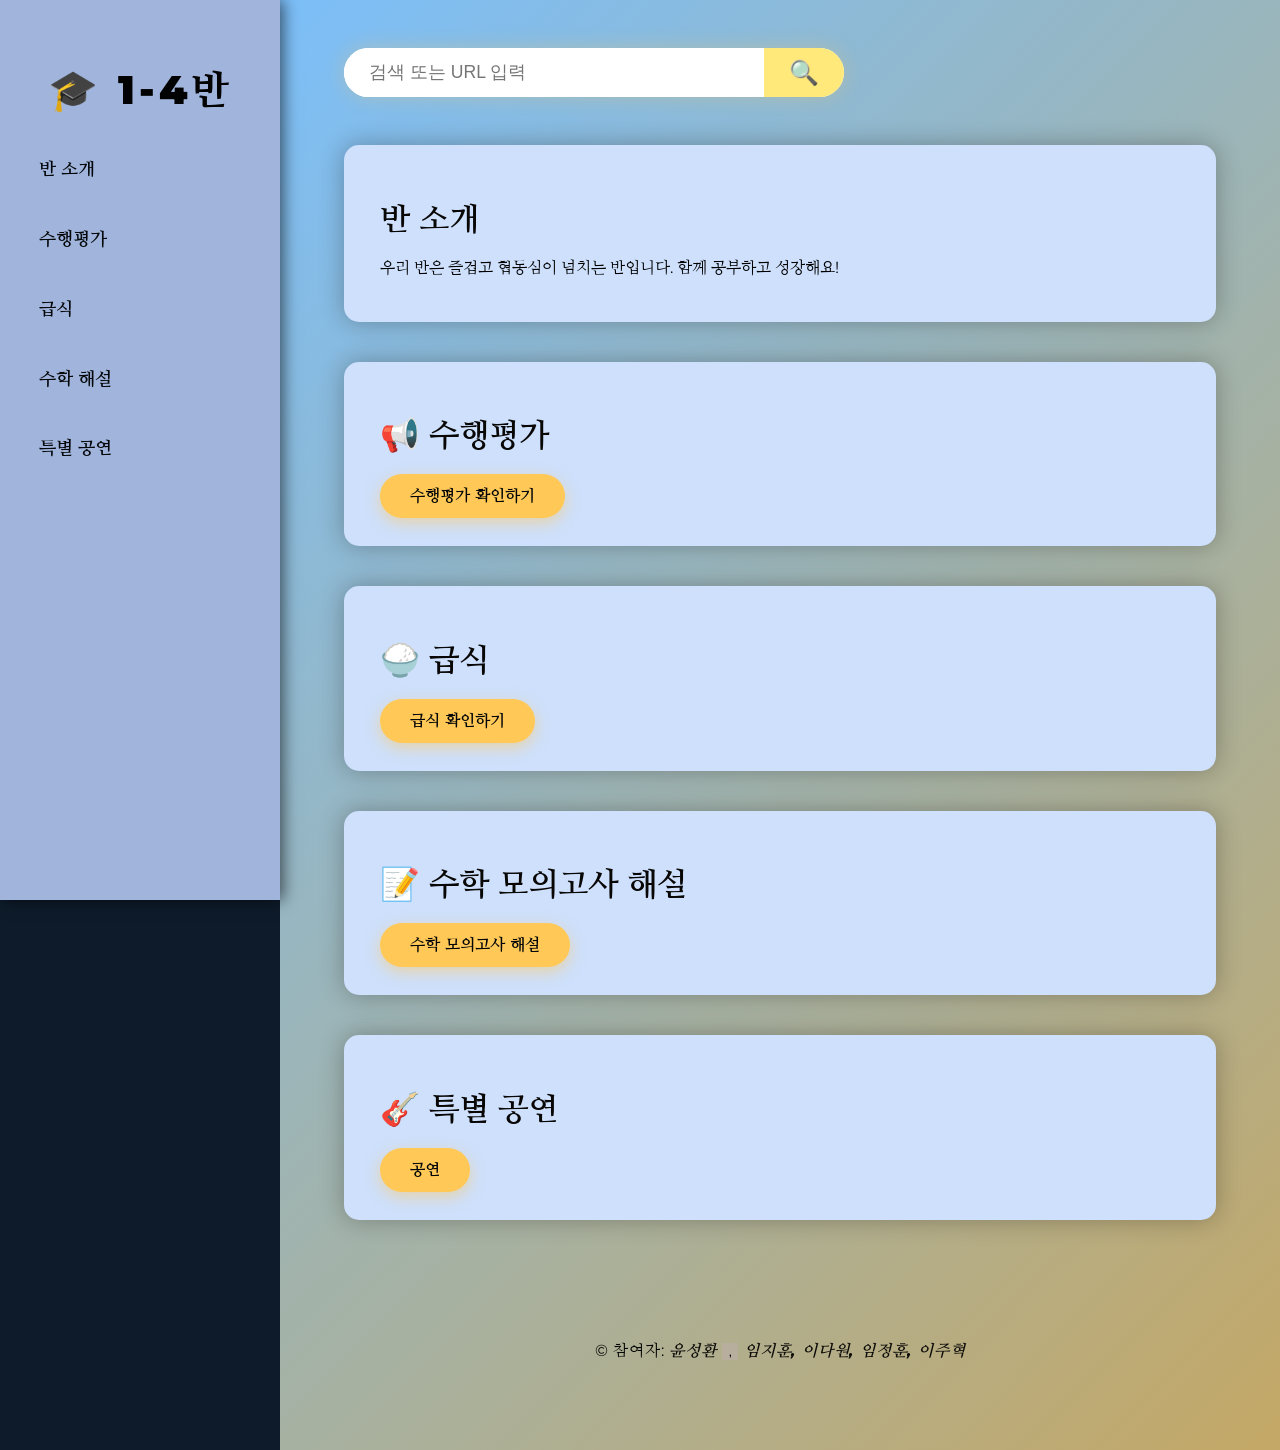
<file: index.html>
<!DOCTYPE html>
<html lang="ko">
<head>
  <meta charset="UTF-8" />
  <meta name="viewport" content="width=device-width, initial-scale=1" />
  <title>🎓 1학년 4반 홈페이지</title>
  <link href="https://fonts.googleapis.com/css2?family=Montserrat:wght@400;700&family=Nanum+Myeongjo&display=swap" rel="stylesheet" />
  <link rel="stylesheet" href="style.css" />
</head>
<body>
  <aside class="sidebar">
    <a href="https://yunseounghwan0921.github.io/main/" style="text-decoration-line: none;">
      <h1 class="sidebar-logo">🎓 1-4반</h1>
    </a>
    
    <nav class="sidebar-nav" aria-label="주요 메뉴">
      <ul>
        <li><a href="#about">반 소개</a></li>
        <li><a href="#notice">수행평가</a></li>
        <li><a href="#meal">급식</a></li>
        <li><a href="#math">수학 해설</a></li>
        <li><a href="#performance">특별 공연</a></li>
      </ul>
    </nav>
  </aside>

  <main class="main-content">
    <section class="search-bar">
      <form action="https://www.google.com/search" method="get" role="search">
        <input type="search" name="q" placeholder="검색 또는 URL 입력" aria-label="검색 입력" autocomplete="off" />
        <button type="submit" aria-label="검색">🔍</button>
      </form>
    </section>

    <section id="about" class="content-section">
      <h2>반 소개</h2>
      <p>우리 반은 즐겁고 협동심이 넘치는 반입니다. 함께 공부하고 성장해요!</p>
    </section>

    <section id="notice" class="content-section">
      <h2>📢 수행평가</h2>
      <a href="https://www.notion.so/25e9750fd75380e3ae5bd6d0e797e554?source=copy_link" target="_blank" rel="noopener noreferrer" class="btn-link">수행평가 확인하기</a>
    </section>

    <section id="meal" class="content-section">
      <h2>🍚 급식</h2>
      <a href="https://school.koreacharts.com/school/meals/B000023202/contents.html" target="_blank" rel="noopener noreferrer" class="btn-link">급식 확인하기</a>
    </section>

    <section id="math" class="content-section">
      <h2>📝 수학 모의고사 해설</h2>
      <a href="https://www.notion.so/22d5245babcf8047a264d2c297180ac5?source=copy_link" target="_blank" rel="noopener noreferrer" class="btn-link">수학 모의고사 해설</a>
    </section>

    <section id="performance" class="content-section">
      <h2>🎸 특별 공연</h2>
      <a href="https://www.instagram.com/reel/DKzvUDLTylS/?igsh=dXB0NXdyZmdrcDBj" target="_blank" rel="noopener noreferrer" class="btn-link">공연</a>
    </section>
   
    <footer class="footer">
      <p>© 참여자: <em>윤성환
        <button class="box" onclick="이스터애그()">,</button>
         임지훈, 이다원, 임정훈, 이주혁</em></p>
    </footer>
  </main>
  <script>
    function 이스터애그() {
      alert("아쉽지만 이건 이스터에그가 아닙니다. \n 좀더 열심히 진짜 이스터에그를 찾아보세요! 😋😋")
    }
  </script>
</body>
</html>
</file>
<file: style.css>
/* 기본 리셋 */
*,
*::before,
*::after {
  box-sizing: border-box;
}

body {
  margin: 0;
  font-family: 'Montserrat', 'Nanum Myeongjo', serif, sans-serif;
  background: #0d1b2a; /* 딥 네이비 */
  color: #000000;
  min-height: 100vh;
  display: flex;
  overflow-x: hidden;
  flex-direction: row;
}

/* 사이드바 */
.sidebar {
  background: #a1b5dc; /* 진한 네이비 */
  width: 280px;
  padding: 2rem 1.5rem;
  display: flex;
  flex-direction: column;
  justify-content: start;
  box-shadow: 3px 0 15px rgba(0, 0, 0, 0.6);
  position: fixed;
  height: 100vh;
  top: 0;
  left: 0;
  transition: all 0.3s ease;
}

.sidebar-logo {
  font-size: 2.5rem;
  font-weight: 900;
  margin-bottom: 2rem;
  color: #030202; /* 골드 톤 */
  user-select: none;
  text-align: center;
  letter-spacing: 0.1em;
}

.sidebar-nav ul {
  list-style: none;
  padding: 0;
  margin: 0;
}

.sidebar-nav li {
  margin-bottom: 1.8rem;
}

.sidebar-nav a {
  color: #05080b;
  font-weight: 600;
  font-size: 1.15rem;
  text-decoration: none;
  padding: 8px 15px;
  border-radius: 8px;
  display: block;
  transition: background-color 0.3s ease, color 0.3s ease;
}

.sidebar-nav a:hover,
.sidebar-nav a:focus-visible {
  background-color: #9eabff;
  color: #000000;
  outline: none;
  box-shadow: 0 0 12px #171828aa;
}

/* 메인 컨텐츠 */
.main-content {
  margin-left: 280px;
  padding: 3rem 4rem;
  flex: 1;
  background: linear-gradient(135deg, #7cbff9, #c4a866);
  overflow-y: auto;
  min-height: 100vh;
}

/* 검색 바 */
.search-bar form {
  display: flex;
  max-width: 500px;
  margin-bottom: 3rem;
  box-shadow: 0 0 20px rgba(255, 200, 87, 0.3);
  border-radius: 50px;
  overflow: hidden;
  background-color: #fff;
}

.search-bar input[type="search"] {
  flex-grow: 1;
  padding: 14px 25px;
  font-size: 1.1rem;
  border: none;
  font-weight: 500;
  color: #0d1b2a;
}

.search-bar input[type="search"]:focus {
  outline: none;
  background-color: #fef9e7;
}

.search-bar button {
  background-color: #ffe97a;
  border: none;
  color: #71a3d8;
  font-size: 1.5rem;
  padding: 0 25px;
  cursor: pointer;
  transition: background-color 0.3s ease;
}

.search-bar button:hover,
.search-bar button:focus {
  background-color: #e6b63c;
  outline: none;
}

/* 콘텐츠 섹션 */
.content-section {
  background-color: #cee0fc;
  padding: 28px 36px;
  border-radius: 15px;
  margin-bottom: 40px;
  box-shadow: 0 0 25px rgba(22, 18, 9, 0.3);
  transition: transform 0.3s ease, box-shadow 0.3s ease;
}

.content-section:hover {
  transform: translateY(-6px);
  box-shadow: 0 10px 30px rgba(18, 4, 4, 0.6);
}

.content-section h2 {
  font-family: 'Nanum Myeongjo', serif;
  font-weight: 700;
  font-size: 2rem;
  color: #080706;
  margin-bottom: 18px;
  user-select: none;
  display: flex;
  align-items: center;
  gap: 12px;
}

.content-section h2 a {
  color: #ffc857;
  text-decoration: none;
  transition: color 0.3s ease;
}

.content-section h2 a:hover,
.content-section h2 a:focus {
  color: #010101;
  text-decoration: underline;
}

/* 버튼 링크 */
.btn-link {
  display: inline-block;
  background-color: #ffc857;
  color: #020508;
  font-weight: 700;
  padding: 12px 30px;
  border-radius: 50px;
  text-decoration: none;
  box-shadow: 0 5px 15px rgba(255, 200, 87, 0.5);
  transition: background-color 0.3s ease, box-shadow 0.3s ease;
  user-select: none;
}

.btn-link:hover,
.btn-link:focus {
  background-color: #e6b63c;
  box-shadow: 0 8px 22px rgba(230, 182, 60, 0.8);
  outline: none;
}

/* 푸터 */
.footer {
  margin-top: 80px;
  padding: 25px 20px;
  text-align: center;
  color: #000000;
  font-size: 1rem;
  user-select: none;
  letter-spacing: 0.05em;
}

/* footer em 강조 */
.footer em {
  color: #0d0c09;
  font-weight: 700;
}

.box {
  width: none;
  height: none;
  background-color: #b8ae9e;
  border: none;
}

/* 반응형 */

/* 모바일 : 화면 너비 900px 이하에서 사이드바 위로 올리고 가로 메뉴로 변경 */
@media (max-width: 900px) {
  body {
    flex-direction: column;
  }

  .sidebar {
    position: relative;
    width: 100%;
    height: auto;
    box-shadow: none;
    padding: 1rem 0;
  }

  .sidebar-logo {
    font-size: 2rem;
    margin-bottom: 0.8rem;
  }

  .sidebar-nav ul {
    display: flex;
    justify-content: center;
    gap: 20px;
    flex-wrap: wrap;
  }

  .sidebar-nav li {
    margin-bottom: 0;
  }

  .main-content {
    margin-left: 0;
    padding: 2rem 1.5rem;
    min-height: auto;
  }
}

/* 작은 화면 폰트 사이즈 조절 */
@media (max-width: 480px) {
  .sidebar-logo {
    font-size: 1.6rem;
  }

  .content-section h2 {
    font-size: 1.5rem;
  }

  .search-bar form {
    max-width: 100%;
  }
}
</file>
